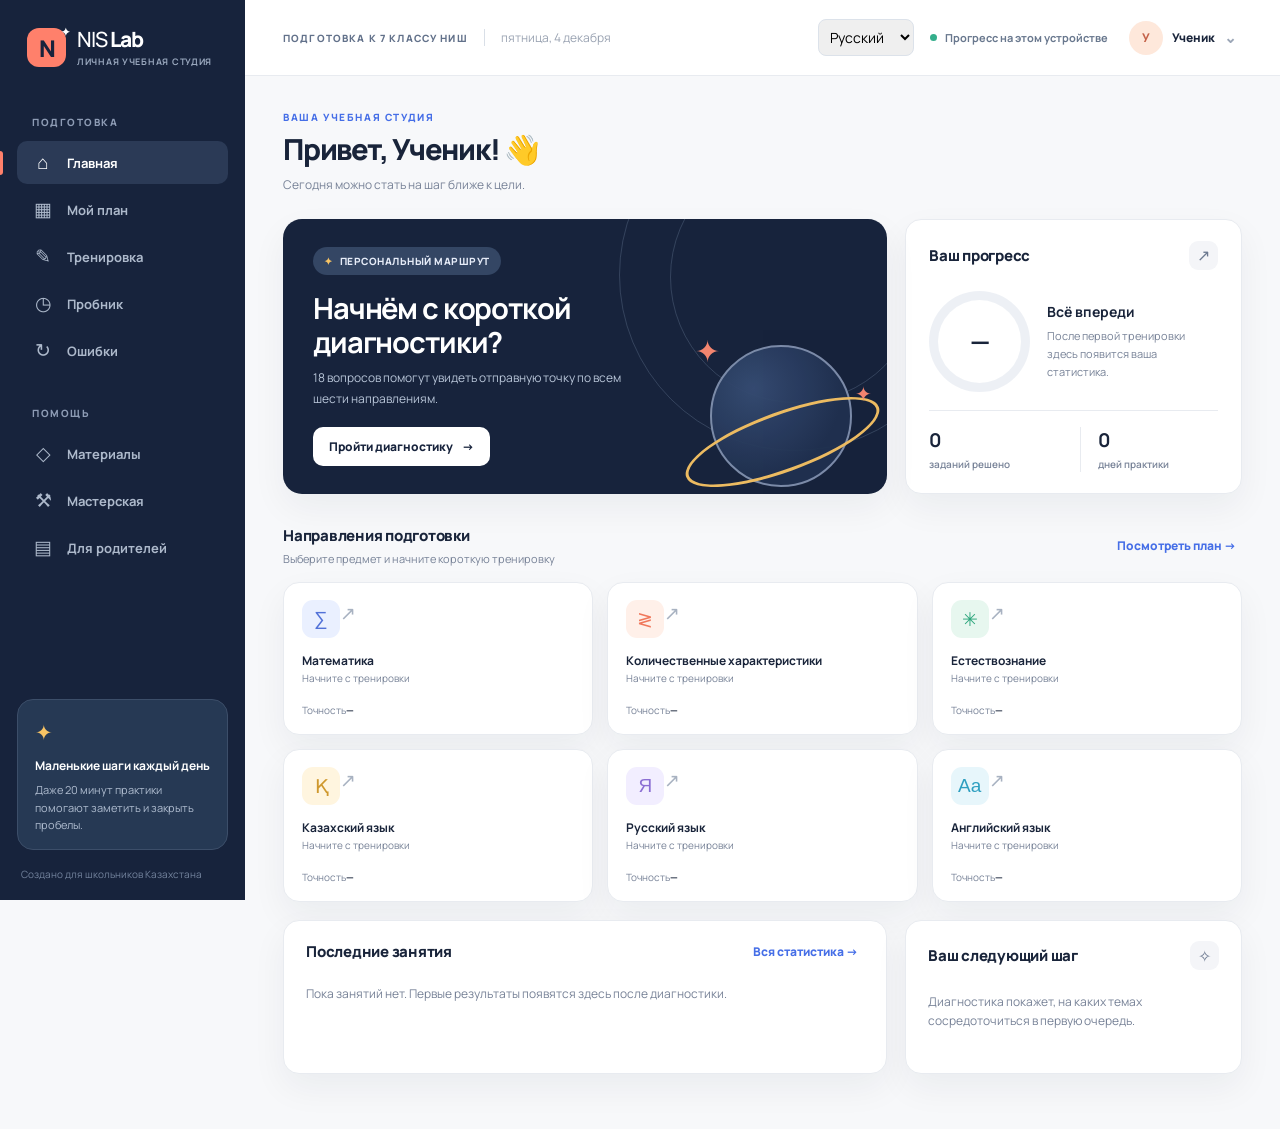
<file: index.html>
<!doctype html>
<html lang="ru">
<head>
  <meta charset="UTF-8">
  <meta name="viewport" content="width=device-width, initial-scale=1">
  <meta name="theme-color" content="#17233c">
  <meta name="description" content="NIS Lab — персональная подготовка к поступлению в 7 класс НИШ.">
  <link rel="icon" href="data:image/svg+xml,%3Csvg xmlns='http://www.w3.org/2000/svg' viewBox='0 0 64 64'%3E%3Crect width='64' height='64' rx='15' fill='%23ff806b'/%3E%3Ctext x='16' y='47' font-family='Arial' font-weight='bold' font-size='43' fill='%2317233c'%3EN%3C/text%3E%3C/svg%3E">
  <title>NIS Lab — подготовка с пониманием</title>
  <link rel="stylesheet" href="styles.css">
</head>
<body>
  <div class="app-shell">
    <aside class="sidebar" aria-label="Основная навигация">
      <button class="brand" data-route="home" aria-label="NIS Lab, на главную"><span class="brand-mark">N<span>✦</span></span><span class="brand-copy">NIS <strong>Lab</strong><small>Личная учебная студия</small></span></button>
      <div class="sidebar-label">ПОДГОТОВКА</div>
      <nav class="main-nav">
        <button class="nav-item active" data-route="home"><span class="nav-icon">⌂</span>Главная</button>
        <button class="nav-item" data-route="plan"><span class="nav-icon">▦</span>Мой план</button>
        <button class="nav-item" data-route="practice"><span class="nav-icon">✎</span>Тренировка</button>
        <button class="nav-item" data-route="mock"><span class="nav-icon">◷</span>Пробник</button>
        <button class="nav-item" data-route="mistakes"><span class="nav-icon">↻</span>Ошибки</button>
      </nav>
      <div class="sidebar-label second-label">ПОМОЩЬ</div>
      <nav class="main-nav">
        <button class="nav-item" data-route="resources"><span class="nav-icon">◇</span>Материалы</button>
        <a class="nav-item" href="developer.html" style="text-decoration:none"><span class="nav-icon">⚒</span>Мастерская</a>
        <button class="nav-item" data-route="parents"><span class="nav-icon">▤</span>Для родителей</button>
      </nav>
      <div class="sidebar-bottom"><div class="sidebar-tip"><span class="tip-spark">✦</span><strong>Маленькие шаги каждый день</strong><p>Даже 20 минут практики помогают заметить и закрыть пробелы.</p></div><span class="sidebar-foot">Создано для школьников Казахстана</span></div>
    </aside>
    <div class="main-column">
      <header class="topbar"><button class="mobile-menu" id="mobile-menu" aria-label="Открыть меню">☰</button><div class="topbar-left"><span class="eyebrow">ПОДГОТОВКА К 7 КЛАССУ НИШ</span><span class="topbar-divider"></span><span id="topbar-date"></span></div><div class="topbar-actions"><label class="sr-only" for="question-language">Язык заданий</label><select id="question-language" aria-label="Язык заданий" style="max-width:110px;border:1px solid #dce2ea;border-radius:8px;padding:7px"><option value="ru">Русский</option><option value="kk">Қазақша</option><option value="en">English</option></select><span class="local-pill"><span></span>Прогресс на этом устройстве</span><button class="profile-button" id="profile-button"><span class="avatar" id="profile-avatar">У</span><span id="profile-name">Ученик</span><span class="chevron">⌄</span></button></div></header>
      <main id="app" tabindex="-1"></main>
    </div>
  </div>
  <div class="scrim" id="scrim" hidden></div>
  <div class="modal-layer" id="modal-layer" hidden></div>
  <div class="toast" id="toast" role="status" aria-live="polite"></div>
  <script src="questions.js"></script>
  <script src="bank-store.js"></script>
  <script src="app.js"></script>
</body>
</html>
</file>
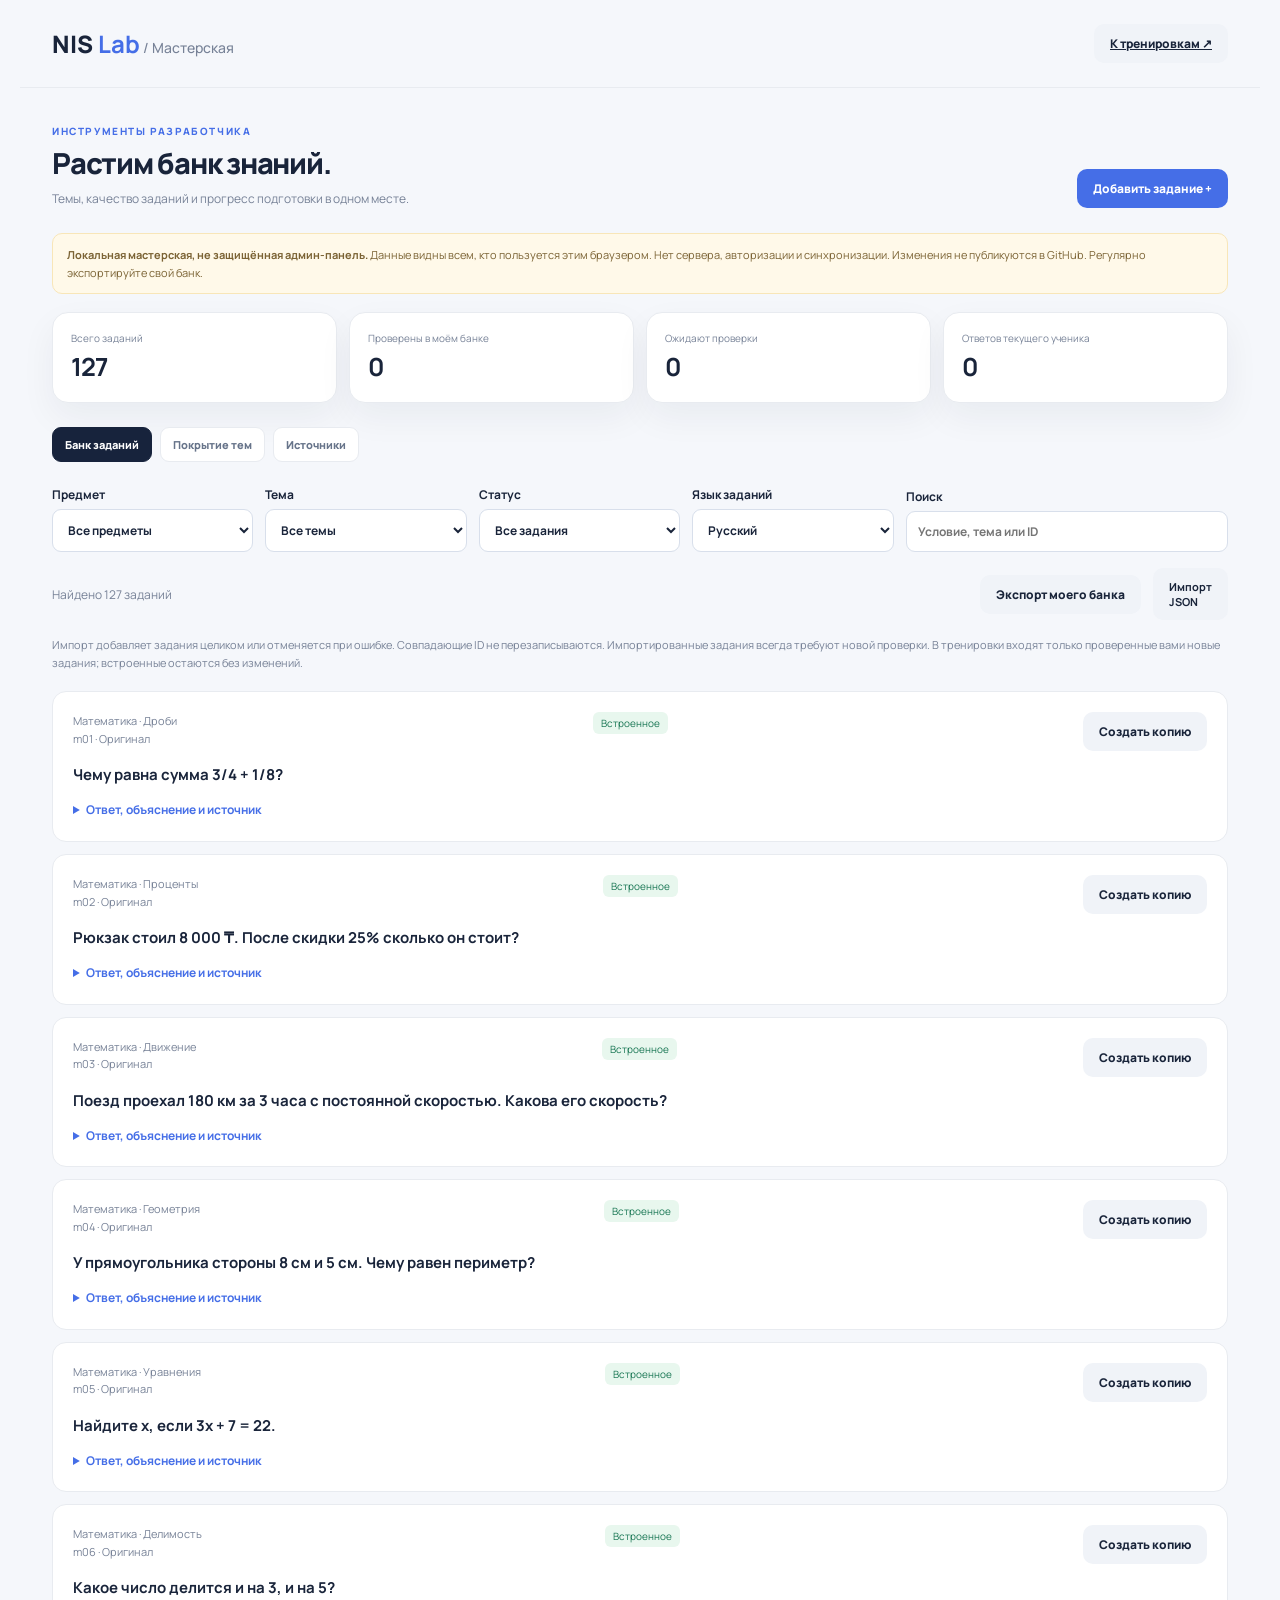
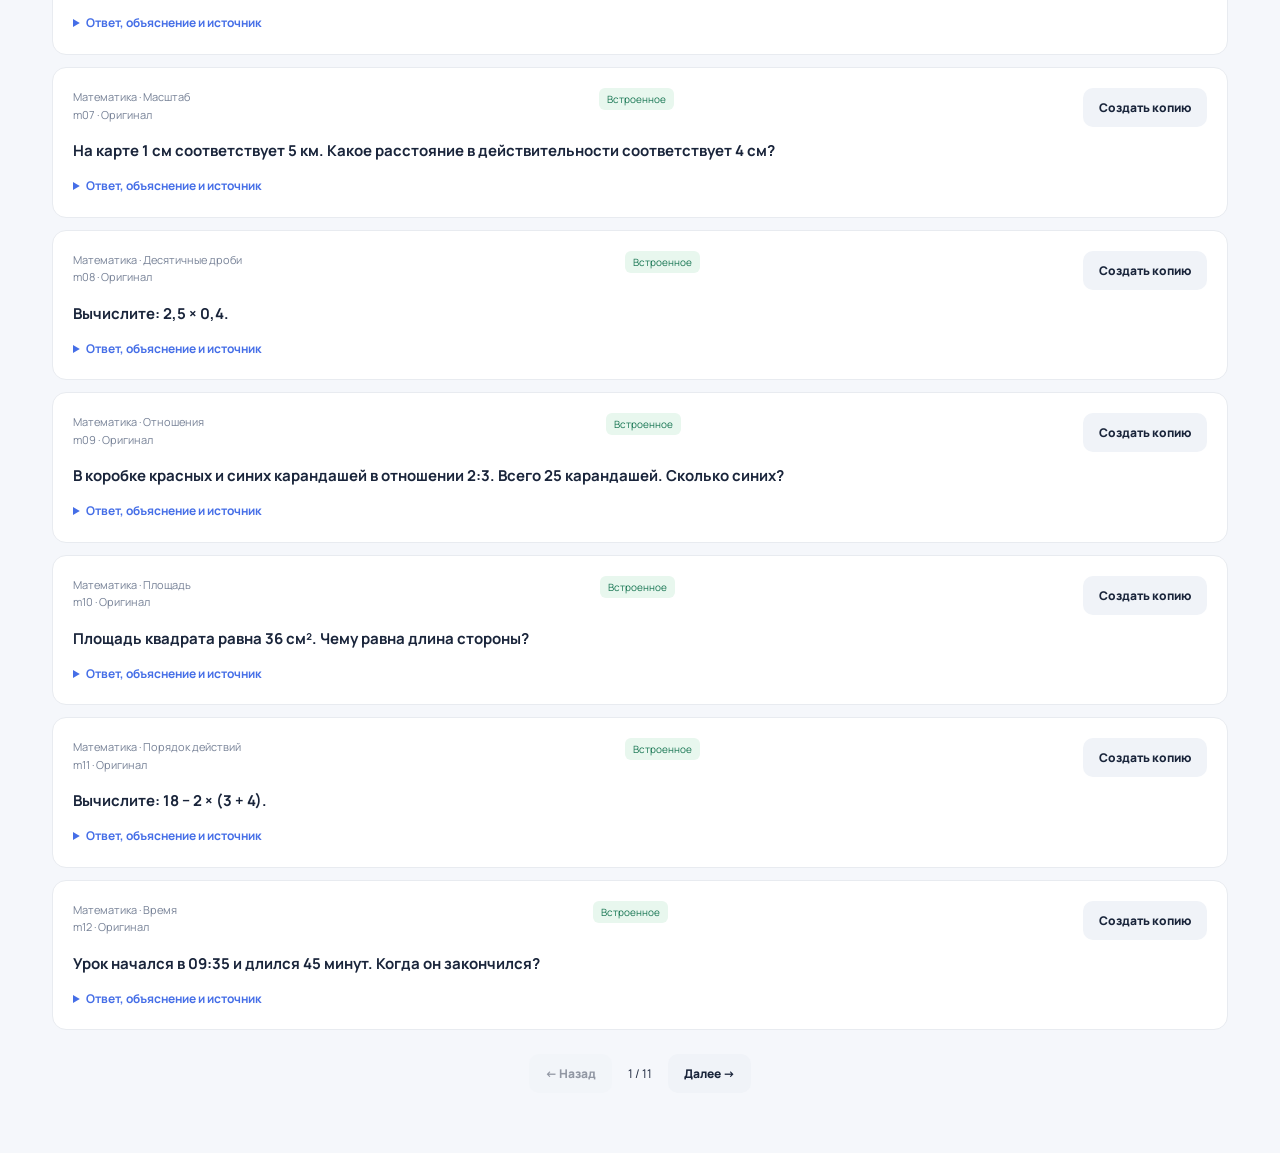
<file: developer.html>
<!doctype html>
<html lang="ru"><head><meta charset="utf-8"><meta name="viewport" content="width=device-width, initial-scale=1"><meta name="theme-color" content="#17233c"><link rel="icon" href="data:image/svg+xml,%3Csvg xmlns='http://www.w3.org/2000/svg' viewBox='0 0 64 64'%3E%3Crect width='64' height='64' rx='15' fill='%23ff806b'/%3E%3Ctext x='16' y='47' font-family='Arial' font-weight='bold' font-size='43' fill='%2317233c'%3EN%3C/text%3E%3C/svg%3E"><title>NIS Lab · Мастерская банка</title><link rel="stylesheet" href="styles.css"><link rel="stylesheet" href="developer.css"></head>
<body class="developer-body"><header class="dev-header"><a class="dev-brand" href="index.html">NIS <strong>Lab</strong><span> / Мастерская</span></a><a class="ghost-btn" href="index.html">К тренировкам ↗</a></header><main class="dev-main"><div class="page-head"><div><p class="page-kicker">ИНСТРУМЕНТЫ РАЗРАБОТЧИКА</p><h1>Растим банк знаний.</h1><p class="subhead">Темы, качество заданий и прогресс подготовки в одном месте.</p></div><button class="secondary-btn" id="new-question">Добавить задание +</button></div>
<div class="notice"><strong>Локальная мастерская, не защищённая админ-панель.</strong> Данные видны всем, кто пользуется этим браузером. Нет сервера, авторизации и синхронизации. Изменения не публикуются в GitHub. Регулярно экспортируйте свой банк.</div>
<div id="feedback" role="status" aria-live="polite"></div><div id="summary" class="parent-grid"></div>
<nav class="dev-tabs" aria-label="Разделы мастерской"><button class="filter-chip active" data-tab="bank">Банк заданий</button><button class="filter-chip" data-tab="coverage">Покрытие тем</button><button class="filter-chip" data-tab="sources">Источники</button></nav>
<section id="bank-panel"><div class="dev-toolbar"><label>Предмет<select id="subject-filter"><option value="all">Все предметы</option></select></label><label>Тема<select id="topic-filter"><option value="all">Все темы</option></select></label><label>Статус<select id="status-filter"><option value="all">Все задания</option><option value="custom">Мой банк</option><option value="draft">На проверке</option><option value="ready">Проверены мной</option><option value="built-in">Встроенные</option></select></label><label>Язык заданий<select id="language-filter"><option value="ru">Русский</option><option value="kk">Қазақша</option><option value="en">English</option></select></label><label class="dev-search">Поиск<input id="search" type="search" placeholder="Условие, тема или ID"></label></div><div class="dev-toolbar bank-actions"><span id="result-count"></span><button class="ghost-btn" id="export-bank">Экспорт моего банка</button><label class="ghost-btn file-label">Импорт JSON<input id="import-bank" type="file" accept=".json,application/json"></label></div><p class="resource-note">Импорт добавляет задания целиком или отменяется при ошибке. Совпадающие ID не перезаписываются. Импортированные задания всегда требуют новой проверки. В тренировки входят только проверенные вами новые задания; встроенные остаются без изменений.</p><div id="question-list"></div><div class="dev-pagination"><button class="ghost-btn" id="previous-page">← Назад</button><span id="page-label"></span><button class="ghost-btn" id="next-page">Далее →</button></div></section>
<section id="coverage-panel" hidden><div class="notice">Это полнота вашего банка, не прогноз поступления и не прогресс разработки. Цель по умолчанию — 5 заданий на тему; её можно изменить. Это ваш план наполнения, а не требование НИШ. Цели сохраняются в браузере и включены в экспорт банка. Темы ниже взяты из текущих заданий: это не исчерпывающая спецификация экзамена.</div><div id="coverage"></div></section>
<section id="sources-panel" hidden><p class="resource-note">Официальные образцы помогают сверить формат. Наличие материала в интернете не означает разрешение на копирование. Добавляйте собственные задания или материалы с явным разрешением и сохраняйте атрибуцию.</p><p class="notice"><strong>Стартовый набор:</strong> 15 адаптированных математических заданий с CC BY 4.0 на русском, казахском и английском. Один вопрос с переводами считается один раз. <a href="starter-bank.json" download>Скачать JSON</a>, затем импортируйте его во вкладке «Банк заданий». Все задания ждут вашей проверки; это не задания НИШ.</p><div id="sources" class="resource-grid"></div></section>
</main><dialog id="editor"><form id="question-form"><div class="card-top"><div><p class="page-kicker">РЕДАКТОР ЗАДАНИЯ</p><h2 id="editor-title">Новое задание</h2></div><button type="button" class="ghost-btn" id="close-editor" aria-label="Закрыть редактор">✕</button></div><p class="resource-note">Встроенное задание сохраняется как новая копия. Проверяйте ответ, объяснение и права на текст перед включением в тренировки.</p><p id="editor-language-note" class="notice"></p><div id="form-error" role="alert"></div><input name="id" type="hidden"><div class="form-grid"><label>Предмет<select name="subject" required></select></label><label>Тема<input name="topic" maxlength="120" required list="topic-suggestions"></label></div><datalist id="topic-suggestions"></datalist><label>Текст для чтения (если нужен)<textarea name="passage" rows="3" maxlength="20000"></textarea></label><label>Условие<textarea name="prompt" rows="3" maxlength="10000" required></textarea></label><fieldset><legend>Варианты ответа</legend><div class="form-grid"><label>A<input name="option0" maxlength="2000" required></label><label>B<input name="option1" maxlength="2000" required></label><label>C<input name="option2" maxlength="2000" required></label><label>D<input name="option3" maxlength="2000" required></label></div></fieldset><label>Правильный ответ<select name="answer"><option value="0">A</option><option value="1">B</option><option value="2">C</option><option value="3">D</option></select></label><label>Объяснение<textarea name="explanation" rows="3" maxlength="10000" required></textarea></label><div class="form-grid"><label>Автор / источник<input name="sourceTitle" maxlength="300" required placeholder="Например: собственное задание"></label><label>Происхождение<select name="rights"><option value="original">Собственное / авторская адаптация с правами</option><option value="permitted">Внешний материал с разрешением</option></select></label></div><label>Ссылка на оригинал<input name="sourceUrl" type="url" maxlength="2048" placeholder="https://..."></label><label>Лицензия, атрибуция и изменения<textarea name="sourceNote" rows="2" maxlength="2000" placeholder="Для внешних материалов укажите лицензию или разрешение, автора и внесённые изменения"></textarea></label><label class="check-label"><input type="checkbox" name="reviewed"> Я проверил(а) оригинал, переводы, ответ, объяснение и права. Включить в тренировки.</label><p class="resource-note">После редактирования существующего задания прежняя история ответов сохраняется. Если смысл или ответ меняются, создайте новое задание вместо изменения старого.</p><div class="modal-actions"><button type="button" id="cancel-editor" class="ghost-btn">Отмена</button><button type="submit" class="secondary-btn">Сохранить задание</button></div></form></dialog><script src="questions.js"></script><script src="bank-store.js"></script><script src="sources.js"></script><script src="developer.js"></script></body></html>
</file>
<file: styles.css>
@import url('https://fonts.googleapis.com/css2?family=DM+Sans:wght@400;500;600;700;800&family=Manrope:wght@400;500;600;700;800&display=swap');
:root{--navy:#17233c;--navy2:#243653;--ink:#19243a;--muted:#778297;--line:#e8ebf0;--canvas:#f7f8fa;--white:#fff;--blue:#456ee7;--blue-light:#edf2ff;--coral:#ff806b;--coral-light:#fff1ec;--mint:#34ae8b;--mint-light:#e9f8f2;--yellow:#f8c464;--shadow:0 14px 35px rgba(24,37,62,.055)}
*{box-sizing:border-box}html{scroll-behavior:smooth}body{margin:0;background:var(--canvas);color:var(--ink);font-family:Manrope,Arial,sans-serif;font-size:14px}button,input,select{font:inherit}button{cursor:pointer}button:focus-visible,a:focus-visible,input:focus-visible,select:focus-visible{outline:3px solid #99b2ff;outline-offset:3px}a{color:inherit}.app-shell{min-height:100vh;display:grid;grid-template-columns:245px minmax(0,1fr)}.sidebar{background:var(--navy);color:#fff;display:flex;flex-direction:column;padding:28px 17px 19px;position:sticky;top:0;height:100vh;z-index:20}.brand{border:0;background:none;color:#fff;text-align:left;display:flex;align-items:center;gap:11px;padding:0 10px;margin-bottom:48px}.brand-mark{width:39px;height:39px;border-radius:12px;background:var(--coral);color:var(--navy);display:grid;place-items:center;font-size:23px;font-weight:800;position:relative;letter-spacing:-2px}.brand-mark span{position:absolute;color:white;font-size:11px;right:-4px;top:-4px;letter-spacing:0}.brand-copy{font-size:21px;font-weight:500;line-height:1.02;letter-spacing:-1px}.brand-copy strong{font-weight:800}.brand-copy small{display:block;font-size:9px;letter-spacing:.08em;color:#99a7bd;margin-top:6px;font-weight:700;text-transform:uppercase}.sidebar-label{font-size:10px;letter-spacing:.15em;color:#8e9cb5;font-weight:800;padding:0 15px;margin-bottom:12px}.second-label{margin-top:34px}.main-nav{display:grid;gap:4px}.nav-item{width:100%;display:flex;align-items:center;gap:13px;border:0;background:none;color:#adb9cb;text-align:left;padding:12px 15px;border-radius:10px;font-weight:700;font-size:13px;transition:.2s}.nav-item:hover,.nav-item.active{background:#2b3a56;color:#fff}.nav-item.active:before{content:"";width:3px;height:24px;position:absolute;left:0;background:var(--coral);border-radius:0 3px 3px 0}.nav-icon{font-family:Arial,sans-serif;font-size:19px;width:22px;text-align:center;font-weight:400;line-height:1}.sidebar-bottom{margin-top:auto}.sidebar-tip{background:#263954;border:1px solid #3c4e69;border-radius:16px;padding:18px 17px 15px}.tip-spark{color:var(--yellow);font-size:21px;display:block;margin-bottom:9px}.sidebar-tip strong{font-size:12px;line-height:1.5}.sidebar-tip p{font-size:11px;line-height:1.6;color:#b0bdd0;margin:6px 0 0}.sidebar-foot{display:block;color:#74849e;font-size:10px;margin:17px 4px 0}.main-column{min-width:0}.topbar{height:76px;background:#fff;border-bottom:1px solid var(--line);display:flex;justify-content:space-between;align-items:center;padding:0 38px;gap:16px}.topbar-left,.topbar-actions{display:flex;align-items:center;gap:16px}.eyebrow{font-size:10px;letter-spacing:.115em;color:#62718a;font-weight:800}.topbar-divider{height:17px;width:1px;background:#d9dfe7}#topbar-date{color:#9aa3b2;font-size:12px}.local-pill{display:flex;align-items:center;gap:8px;font-size:11px;font-weight:700;color:#69788e}.local-pill span{width:7px;height:7px;background:var(--mint);border-radius:50%}.profile-button{display:flex;align-items:center;gap:9px;border:0;background:none;color:var(--ink);font-size:12px;font-weight:800;padding:5px}.avatar{height:34px;width:34px;border-radius:50%;display:grid;place-items:center;background:#fee8db;color:#c46249;font-size:12px}.chevron{color:#9ba6b7;font-size:15px}.mobile-menu{display:none;border:0;background:none;font-size:21px;color:var(--ink)}#app{max-width:1320px;padding:34px 38px 55px;margin:0 auto}.page-head{display:flex;align-items:flex-end;justify-content:space-between;gap:16px;margin-bottom:25px}.page-kicker{font-size:10px;letter-spacing:.16em;text-transform:uppercase;color:var(--blue);font-weight:800;margin:0 0 8px}.page-head h1{font-size:29px;line-height:1.2;letter-spacing:-1.25px;margin:0;font-weight:800}.subhead{font-size:12px;color:var(--muted);margin:8px 0 0;line-height:1.6}.text-action{border:0;background:none;color:var(--blue);font-size:12px;font-weight:800;white-space:nowrap}.dashboard-grid{display:grid;grid-template-columns:minmax(0,1.65fr) minmax(290px,.92fr);gap:18px}.hero-card{min-height:274px;background:var(--navy);color:white;border-radius:19px;padding:28px 30px;position:relative;overflow:hidden;box-shadow:var(--shadow)}.hero-card:before{content:"";position:absolute;width:350px;height:350px;border:1px solid #596a86;border-radius:50%;right:-84px;top:-120px;opacity:.45}.hero-card:after{content:"";position:absolute;width:250px;height:250px;border:1px solid #596a86;border-radius:50%;right:-35px;top:-68px;opacity:.45}.hero-card .hero-content{position:relative;z-index:2;max-width:420px}.hero-label{display:inline-flex;align-items:center;gap:7px;background:#344664;border-radius:20px;padding:7px 11px;color:#e6ecf8;font-size:10px;font-weight:800;letter-spacing:.05em}.hero-label span{color:var(--yellow)}.hero-card h2{font-size:29px;letter-spacing:-1.15px;line-height:1.18;max-width:350px;margin:16px 0 9px}.hero-card p{color:#b8c5d8;font-size:12px;line-height:1.7;max-width:345px;margin:0 0 18px}.hero-art{position:absolute;right:2%;bottom:-16px;width:180px;height:180px;z-index:1;opacity:.95}.hero-art .planet{width:142px;height:142px;border:2px solid #8191ae;border-radius:50%;position:absolute;top:15px;left:15px;background:radial-gradient(circle at 30% 30%,#364c73,#203150 65%)}.hero-art .orbit{position:absolute;top:82px;left:-15px;width:205px;height:60px;border:3px solid #f8c464;border-radius:50%;transform:rotate(-20deg)}.hero-art .star-a,.hero-art .star-b{position:absolute;color:#ff8b72}.hero-art .star-a{top:0;left:0;font-size:30px}.hero-art .star-b{top:50px;right:3px;font-size:20px}.primary-btn,.secondary-btn,.ghost-btn{border:0;border-radius:10px;padding:11px 16px;display:inline-flex;align-items:center;justify-content:center;gap:9px;font-weight:800;font-size:12px;transition:transform .15s,background .15s}.primary-btn:hover,.secondary-btn:hover,.ghost-btn:hover{transform:translateY(-2px)}.primary-btn{background:var(--coral);color:#322f3c}.secondary-btn{background:var(--blue);color:#fff}.ghost-btn{background:#f0f3f8;color:var(--ink)}.hero-btn{background:#fff;color:var(--navy);padding:11px 16px}.hero-btn:hover{background:#edf2ff}.stats-card,.panel,.stat-tile,.subject-card,.resource-card,.mode-card{background:#fff;border:1px solid var(--line);box-shadow:var(--shadow);border-radius:16px}.stats-card{padding:21px 23px;min-height:274px;display:flex;flex-direction:column}.card-top{display:flex;align-items:center;justify-content:space-between;gap:12px}.card-top h3,.section-title{font-size:15px;letter-spacing:-.25px;margin:0;font-weight:800}.soft-icon{height:29px;width:29px;border-radius:9px;background:#f4f5f8;color:#6c7990;display:grid;place-items:center;font-size:16px}.progress-main{display:flex;align-items:center;gap:17px;margin:21px 0 14px}.ring{--value:0;position:relative;width:101px;height:101px;border-radius:50%;background:conic-gradient(var(--blue) calc(var(--value)*1%),#edf0f5 0);display:grid;place-items:center;flex:none}.ring:before{content:"";position:absolute;inset:9px;background:white;border-radius:50%}.ring strong{position:relative;font-size:26px;letter-spacing:-1px}.progress-copy strong{font-size:14px;display:block;margin-bottom:6px}.progress-copy span{color:var(--muted);font-size:11px;line-height:1.65;display:block}.tiny-rule{height:1px;background:var(--line);margin-top:auto}.stat-row{display:grid;grid-template-columns:1fr 1fr;padding-top:16px;gap:12px}.stat-row div+div{border-left:1px solid var(--line);padding-left:17px}.stat-row strong{display:block;font-size:19px;letter-spacing:-.5px}.stat-row span{font-size:10px;color:var(--muted);font-weight:600}.section-row{display:flex;align-items:center;justify-content:space-between;margin:31px 0 16px;gap:12px}.section-row p{color:var(--muted);font-size:11px;margin:5px 0 0}.subject-grid{display:grid;grid-template-columns:repeat(3,minmax(0,1fr));gap:14px}.subject-card{padding:17px 18px;min-height:153px;display:flex;flex-direction:column;transition:transform .2s,border-color .2s}.subject-card:hover{transform:translateY(-3px);border-color:#cfd9ec}.subject-top{display:flex;justify-content:space-between;align-items:flex-start}.subject-icon{width:38px;height:38px;border-radius:11px;display:grid;place-items:center;font-size:19px;font-family:Arial,sans-serif}.subject-icon.blue{background:#eaf0ff;color:#5272d8}.subject-icon.coral{background:#fff0e9;color:#f0785c}.subject-icon.mint{background:#e7f7ef;color:#2ca67c}.subject-icon.yellow{background:#fff5df;color:#cf982d}.subject-icon.violet{background:#f2eeff;color:#8b6ed3}.subject-icon.sky{background:#e7f6fb;color:#2e9fc0}.subject-arrow{font-size:19px;color:#a8b2c1}.subject-card h3{font-size:12px;margin:14px 0 2px}.subject-card .mini{font-size:10px;color:var(--muted)}.progress-line{height:5px;background:#edf0f4;border-radius:6px;overflow:hidden;margin-top:auto}.progress-line span{display:block;height:100%;background:var(--blue);border-radius:6px}.subject-bottom{display:flex;justify-content:space-between;align-items:center;margin-top:7px;color:var(--muted);font-size:10px}.subject-bottom strong{color:var(--ink)}.bottom-grid{display:grid;grid-template-columns:minmax(0,1.65fr) minmax(290px,.92fr);gap:18px;margin-top:18px}.panel{padding:20px 22px}.activity-list{display:grid;gap:0;margin-top:10px}.activity-row{display:flex;align-items:center;gap:12px;border-top:1px solid var(--line);padding:13px 0}.activity-dot{height:30px;width:30px;border-radius:10px;background:var(--blue-light);color:var(--blue);display:grid;place-items:center;flex:none}.activity-row div:nth-child(2){flex:1}.activity-row strong{font-size:11px}.activity-row small{display:block;color:var(--muted);font-size:10px;margin-top:3px}.activity-row .score{font-size:12px;font-weight:800}.empty-note{padding:22px 0;color:var(--muted);font-size:12px;line-height:1.6}.focus-list{margin-top:14px;display:grid;gap:13px}.focus-row{display:flex;align-items:center;gap:11px}.focus-num{height:28px;width:28px;border-radius:9px;background:var(--coral-light);color:#cf684f;display:grid;place-items:center;font-weight:800;font-size:11px}.focus-row div:nth-child(2){flex:1}.focus-row strong{font-size:11px;display:block}.focus-row small{font-size:10px;color:var(--muted)}.focus-row button{border:0;background:var(--blue-light);color:var(--blue);padding:6px 8px;border-radius:7px;font-size:10px;font-weight:800}.pill{display:inline-flex;align-items:center;padding:5px 9px;border-radius:30px;background:var(--blue-light);color:var(--blue);font-size:10px;font-weight:800}.plan-grid{display:grid;grid-template-columns:1.45fr 1fr;gap:18px}.plan-steps{display:grid;gap:12px;margin-top:18px}.plan-step{display:flex;gap:14px;align-items:flex-start;padding:14px;border:1px solid var(--line);border-radius:12px}.step-number{width:28px;height:28px;border-radius:9px;background:var(--blue-light);display:grid;place-items:center;color:var(--blue);font-size:11px;font-weight:800;flex:none}.plan-step strong{font-size:12px}.plan-step p{margin:3px 0 0;font-size:11px;color:var(--muted);line-height:1.5}.page-actions{display:flex;flex-wrap:wrap;gap:9px}.topic-list{display:grid;gap:8px;margin-top:15px}.topic-row{border:1px solid var(--line);border-radius:10px;padding:11px 12px;display:flex;align-items:center;justify-content:space-between;gap:10px;background:#fff}.topic-row strong{font-size:11px}.topic-row small{font-size:10px;color:var(--muted);display:block;margin-top:3px}.topic-row .topic-score{font-size:11px;font-weight:800;color:var(--blue)}.filter-strip{display:flex;flex-wrap:wrap;gap:8px;margin-bottom:18px}.filter-chip{border:1px solid var(--line);background:#fff;border-radius:9px;padding:9px 12px;color:#67748a;font-size:11px;font-weight:800}.filter-chip.active{background:var(--navy);border-color:var(--navy);color:#fff}.mode-grid{display:grid;grid-template-columns:repeat(3,1fr);gap:14px}.mode-card{padding:22px;min-height:190px;display:flex;flex-direction:column}.mode-card h3{margin:13px 0 4px;font-size:15px}.mode-card p{font-size:11px;color:var(--muted);line-height:1.6;margin:0 0 15px}.mode-card button{margin-top:auto;align-self:flex-start}.mode-symbol{height:38px;width:38px;border-radius:11px;display:grid;place-items:center;background:var(--blue-light);color:var(--blue);font-size:19px}.subject-picker{display:grid;grid-template-columns:repeat(3,1fr);gap:12px;margin-top:15px}.pick-card{display:flex;align-items:center;gap:10px;border:1px solid var(--line);background:#fff;padding:14px;border-radius:11px;text-align:left;font-weight:800;color:var(--ink);font-size:11px}.pick-card:hover{border-color:var(--blue)}.pick-card .subject-icon{height:32px;width:32px;font-size:15px}.session-wrap{max-width:840px;margin:auto}.session-top{display:flex;justify-content:space-between;align-items:center;gap:12px;margin-bottom:16px}.session-meta{font-size:11px;color:var(--muted);font-weight:700}.session-track{height:6px;background:#e6eaf0;border-radius:6px;overflow:hidden;margin-bottom:18px}.session-track span{height:100%;display:block;background:var(--blue)}.question-card{background:#fff;border:1px solid var(--line);border-radius:17px;padding:28px 32px;box-shadow:var(--shadow)}.question-card .qtag{font-size:10px;letter-spacing:.12em;color:var(--blue);font-weight:800;text-transform:uppercase}.question-card h2{font-size:20px;line-height:1.5;margin:12px 0 17px;letter-spacing:-.35px}.passage{white-space:pre-line;background:#f5f7fb;border-left:3px solid var(--blue);padding:15px 17px;border-radius:0 9px 9px 0;font-size:12px;line-height:1.75;margin-bottom:18px;color:#364258}.answer-list{display:grid;gap:9px}.answer{border:1px solid #e1e7f0;border-radius:10px;background:#fff;color:#354158;text-align:left;padding:13px 14px;display:flex;align-items:center;gap:12px;transition:.15s;font-size:12px;font-weight:700}.answer:hover:not(:disabled){background:#f7f9fe;border-color:#aebfe9}.answer .letter{height:25px;width:25px;border:1px solid #dce2ea;border-radius:7px;display:grid;place-items:center;font-size:10px;flex:none;color:#8791a1}.answer.selected{border-color:var(--blue);background:var(--blue-light)}.answer.correct{border-color:#81d8b5;background:#ecfbf3}.answer.wrong{border-color:#ffc0b5;background:#fff3ef}.answer.correct .letter{background:var(--mint);border-color:var(--mint);color:#fff}.answer.wrong .letter{background:var(--coral);border-color:var(--coral);color:#fff}.answer:disabled{cursor:default}.explain{margin-top:17px;padding:16px;background:#f4f8ff;border-radius:10px;line-height:1.7;color:#40506b;font-size:12px}.explain strong{display:block;color:var(--ink);margin-bottom:4px}.session-actions{display:flex;justify-content:space-between;gap:10px;margin-top:17px}.session-actions .primary-btn{margin-left:auto}.result-hero{text-align:center;background:var(--navy);color:#fff;padding:28px;border-radius:17px}.result-hero .result-score{font-size:48px;letter-spacing:-3px;font-weight:800;line-height:1.1}.result-hero p{color:#bbcadf;font-size:12px}.result-breakdown{display:grid;grid-template-columns:repeat(3,1fr);gap:10px;margin:15px 0}.result-breakdown .panel{padding:15px}.result-breakdown strong{display:block;font-size:13px}.result-breakdown span{color:var(--muted);font-size:10px}.mistake-card{padding:17px 20px;border:1px solid var(--line);border-radius:12px;background:#fff;margin-bottom:10px}.mistake-card strong{font-size:12px}.mistake-card p{color:var(--muted);font-size:11px;line-height:1.6;margin:6px 0}.resource-grid{display:grid;grid-template-columns:repeat(2,minmax(0,1fr));gap:12px}.resource-card{padding:18px 20px;display:flex;flex-direction:column;gap:7px;text-decoration:none;transition:.2s}.resource-card:hover{border-color:#afbee1;transform:translateY(-2px)}.resource-card .resource-type{font-size:10px;text-transform:uppercase;letter-spacing:.08em;font-weight:800;color:var(--blue)}.resource-card strong{font-size:13px}.resource-card p{font-size:11px;line-height:1.6;color:var(--muted);margin:0}.resource-card .resource-link{font-size:11px;font-weight:800;color:var(--blue);margin-top:auto}.resource-note{font-size:11px;line-height:1.6;color:var(--muted);margin:0 0 20px}.parent-grid{display:grid;grid-template-columns:repeat(4,1fr);gap:12px;margin-bottom:18px}.stat-tile{padding:18px}.stat-tile span{font-size:10px;color:var(--muted);display:block}.stat-tile strong{font-size:25px;letter-spacing:-1px;display:block;margin-top:4px}.bar-chart{display:grid;gap:12px;margin-top:20px}.bar-line{display:grid;grid-template-columns:170px minmax(0,1fr) 38px;align-items:center;gap:10px;font-size:11px;font-weight:700}.bar-line .track{background:#eef1f6;height:9px;border-radius:10px;overflow:hidden}.bar-line .track span{display:block;height:100%;background:var(--blue);border-radius:10px}.bar-line b{text-align:right;font-size:11px}.modal-layer{position:fixed;inset:0;z-index:50;background:#17233c96;display:grid;place-items:center;padding:18px}.modal-layer[hidden],.scrim[hidden]{display:none}.modal{background:white;border-radius:17px;padding:25px;width:min(100%,430px);box-shadow:0 30px 90px #0c193555}.modal h2{font-size:19px;margin:0 0 5px}.modal p{font-size:11px;color:var(--muted);line-height:1.6}.modal label{display:block;font-size:11px;font-weight:800;margin:16px 0 6px}.modal input,.modal select{border:1px solid #dfe5ee;border-radius:9px;padding:11px;width:100%;background:#fff;color:var(--ink)}.modal-actions{display:flex;justify-content:flex-end;gap:8px;margin-top:18px}.profile-list{display:grid;gap:8px;margin-top:15px}.profile-choice{border:1px solid var(--line);background:#fff;border-radius:10px;padding:11px;display:flex;align-items:center;gap:9px;text-align:left;font-weight:800}.profile-choice span:nth-child(2){flex:1}.profile-choice.active{border-color:var(--blue);background:var(--blue-light)}.toast{position:fixed;right:24px;bottom:24px;background:var(--navy);color:#fff;padding:12px 17px;border-radius:10px;font-size:12px;box-shadow:var(--shadow);z-index:80;opacity:0;transform:translateY(10px);pointer-events:none;transition:.2s}.toast.show{opacity:1;transform:none}.empty-state{background:#fff;border:1px dashed #cbd4e3;border-radius:14px;padding:35px;text-align:center;color:var(--muted);font-size:12px;line-height:1.7}.empty-state strong{display:block;color:var(--ink);font-size:14px;margin-bottom:5px}.notice{background:#fff9e9;border:1px solid #f8e6b8;color:#7b6334;border-radius:10px;padding:12px 14px;font-size:11px;line-height:1.6;margin-bottom:18px}.shortcut{margin-top:17px;display:flex;gap:9px;flex-wrap:wrap}.sr-only{position:absolute;width:1px;height:1px;overflow:hidden;clip:rect(0,0,0,0)}
@media(max-width:1100px){.subject-grid{grid-template-columns:repeat(2,1fr)}.hero-art{opacity:.45}.topbar{padding:0 25px}#app{padding:28px 25px 45px}}
@media(max-width:780px){.app-shell{display:block}.sidebar{position:fixed;left:0;top:0;bottom:0;width:245px;transform:translateX(-100%);transition:transform .25s}.sidebar.open{transform:none}.scrim:not([hidden]){position:fixed;inset:0;background:#0c193570;z-index:15}.mobile-menu{display:block}.topbar{height:65px}.topbar-left .eyebrow,.topbar-divider,#topbar-date,.local-pill{display:none}.topbar-actions{margin-left:auto}.dashboard-grid,.bottom-grid,.plan-grid{grid-template-columns:1fr}.stats-card{min-height:0}.hero-card{min-height:246px}.mode-grid{grid-template-columns:1fr 1fr}.parent-grid{grid-template-columns:1fr 1fr}}
@media(max-width:530px){#app{padding:23px 16px 40px}.topbar{padding:0 16px}.page-head{align-items:flex-start}.page-head h1{font-size:24px}.hero-card{padding:24px;min-height:255px}.hero-card h2{font-size:25px;max-width:260px}.hero-card p{max-width:235px}.hero-art{right:-35px;opacity:.28}.subject-grid{grid-template-columns:1fr 1fr;gap:9px}.subject-card{padding:13px;min-height:139px}.subject-card h3{font-size:11px}.subject-icon{width:34px;height:34px}.mode-grid,.resource-grid,.subject-picker,.result-breakdown{grid-template-columns:1fr}.question-card{padding:20px}.question-card h2{font-size:17px}.bar-line{grid-template-columns:102px minmax(0,1fr) 31px}.profile-button #profile-name,.profile-button .chevron{display:none}.panel{padding:18px}.session-actions{flex-wrap:wrap}}
</file>
<file: developer.css>
.developer-body{background:#f5f7fb}.dev-header{max-width:1240px;margin:auto;padding:24px 32px;display:flex;align-items:center;justify-content:space-between;gap:12px;border-bottom:1px solid var(--line)}.dev-brand{font-size:24px;text-decoration:none;color:var(--ink);font-weight:800}.dev-brand strong{color:var(--blue)}.dev-brand span{font-size:14px;font-weight:500;color:var(--muted)}.dev-main{max-width:1240px;margin:auto;padding:36px 32px 60px}.dev-tabs{display:flex;gap:8px;margin:24px 0;flex-wrap:wrap}.dev-toolbar{display:flex;align-items:flex-end;gap:12px;flex-wrap:wrap;margin-bottom:16px}.dev-toolbar label{flex:1;min-width:160px}.dev-toolbar .dev-search{flex:1.6}.developer-body label{font-size:12px;font-weight:700;display:block}.developer-body input:not([type=checkbox]):not([type=file]),.developer-body select,.developer-body textarea{width:100%;border:1px solid #d8dfeb;background:#fff;padding:11px;border-radius:9px;font:inherit;color:var(--ink);margin-top:6px}.developer-body textarea{resize:vertical}.bank-actions{align-items:center}.bank-actions #result-count{margin-right:auto;font-size:12px;color:var(--muted)}.bank-actions .file-label{flex:0;min-width:auto;cursor:pointer;font-size:11px}.file-label input{position:absolute;width:1px;height:1px;overflow:hidden;opacity:0}.file-label:focus-within{outline:2px solid var(--blue)}.dev-question{background:#fff;border:1px solid var(--line);border-radius:14px;padding:20px;margin-bottom:12px}.dev-question h3{font-size:15px;line-height:1.6;margin:12px 0}.dev-question .card-top{gap:12px;align-items:flex-start}.dev-question .dev-meta{font-size:11px;color:var(--muted);line-height:1.6}.dev-question details{margin-top:12px;font-size:12px;line-height:1.8}.dev-question summary{cursor:pointer;font-weight:700;color:var(--blue)}.dev-question .source-line{font-size:11px;line-height:1.6;color:var(--muted);overflow-wrap:anywhere}.dev-options{padding-left:24px}.dev-options .correct-option{color:#187653;font-weight:800}.dev-pagination{display:flex;justify-content:center;align-items:center;gap:16px;margin-top:24px;font-size:12px}.dev-coverage{margin-bottom:16px}.coverage-row{display:grid;grid-template-columns:minmax(160px,1fr) 90px 100px 100px;gap:12px;padding:10px 0;border-bottom:1px solid var(--line);font-size:12px}.coverage-row span:not(:first-child){text-align:right}.dev-status{color:#187653;background:#e8f7ee;border-radius:6px;padding:4px 8px;font-size:10px;white-space:nowrap}.dev-status.draft{color:#815f15;background:#fff4d8}.developer-body dialog{border:0;border-radius:18px;padding:26px;width:min(760px,calc(100% - 24px));max-height:90vh;overflow:auto;color:var(--ink)}.developer-body dialog::backdrop{background:#17233c99}.developer-body dialog label{margin-top:12px}.developer-body dialog h2{margin:0}.form-grid{display:grid;grid-template-columns:1fr 1fr;gap:16px}.developer-body fieldset{border:1px solid var(--line);border-radius:10px;margin:18px 0 0;padding:12px}.developer-body legend{font-size:12px}.developer-body .check-label{display:flex;gap:10px;align-items:flex-start;line-height:1.6;margin:18px 0}.check-label input{margin-top:3px}.dev-feedback{padding:12px;border-radius:9px;background:#e8f7ee;color:#187653;margin-bottom:16px;font-size:12px}.dev-error{background:#fff0eb;color:#a73426;padding:12px;border-radius:9px;margin:12px 0;font-size:12px}.dev-main button:disabled{opacity:.45;cursor:not-allowed}.resource-card .license{font-size:11px;color:#6b5b35;line-height:1.6}.resource-card a{color:var(--blue);font-weight:700;font-size:12px}.dev-question .passage{margin-top:12px} [hidden]{display:none!important}@media(max-width:650px){.dev-main{padding:24px 16px}.dev-header{padding:18px 16px}.dev-brand{font-size:20px}.dev-brand span{display:none}.dev-main .page-head{display:block}.dev-main .page-head button{margin-top:16px}.form-grid{grid-template-columns:1fr;gap:0}.coverage-row{grid-template-columns:minmax(90px,1fr) 60px 65px 70px;font-size:10px;gap:5px}.dev-question{padding:16px}.dev-question .card-top{flex-wrap:wrap}.developer-body dialog{padding:18px}.dev-toolbar label{min-width:140px}}
</file>
